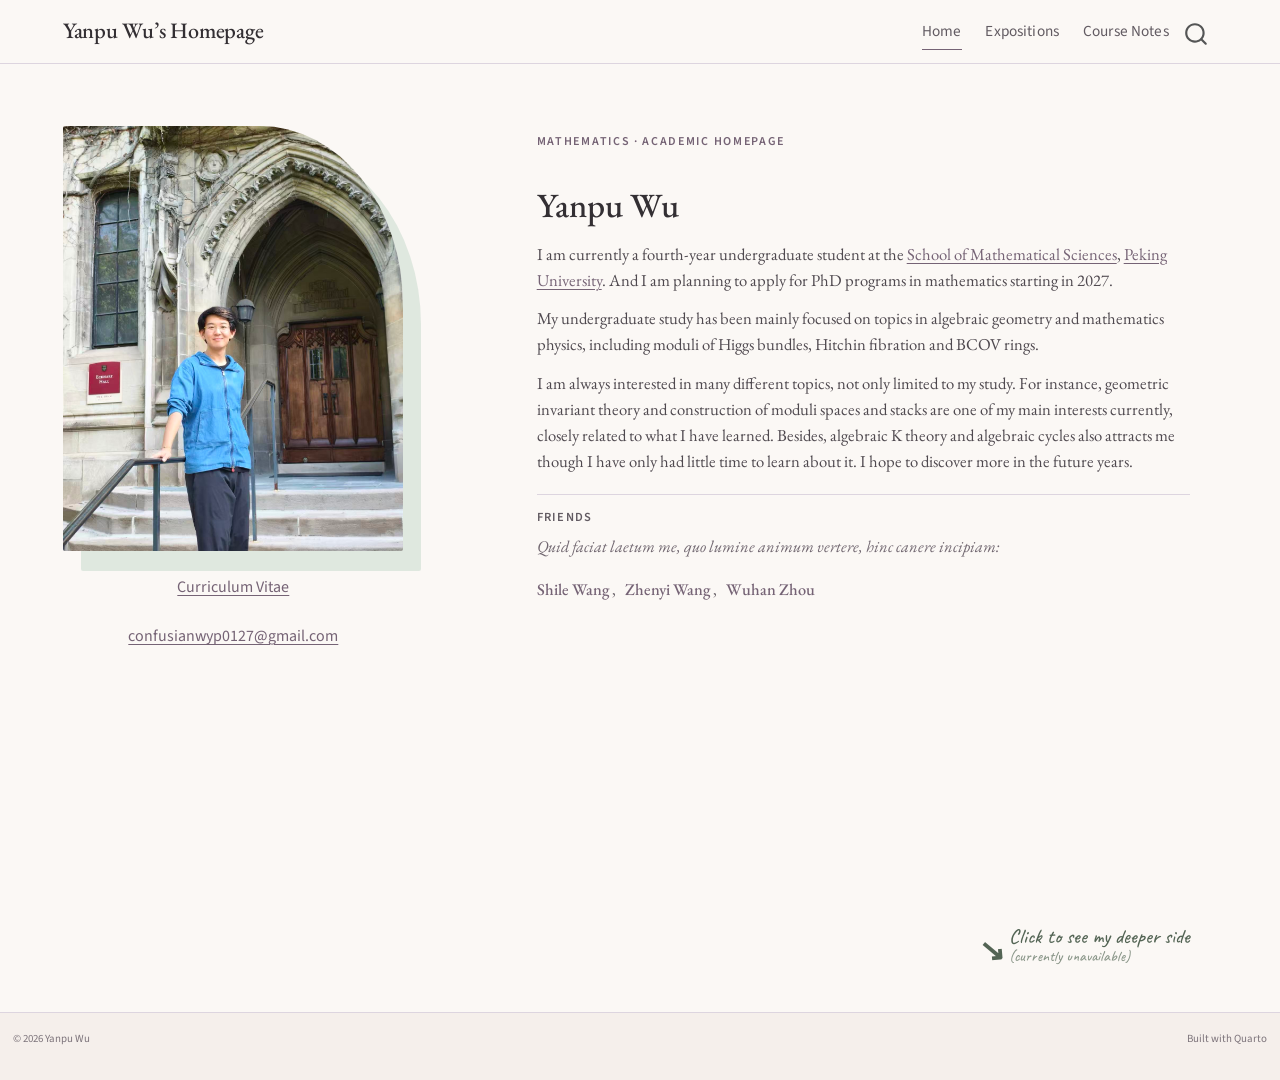
<file: index.html>
<!DOCTYPE html>
<html xmlns="http://www.w3.org/1999/xhtml" lang="en" xml:lang="en"><head>

<meta charset="utf-8">
<meta name="generator" content="quarto-1.10.18">

<meta name="viewport" content="width=device-width, initial-scale=1.0, user-scalable=yes">

<meta name="description" content="Academic homepage of Yanpu Wu">

<title>Yanpu Wu | Academic Homepage – Yanpu Wu's Homepage</title>
<style>
/* Default styles provided by pandoc.
** See https://pandoc.org/MANUAL.html#variables-for-html for config info.
*/
span.smallcaps{font-variant: small-caps;}
div.columns{display: flex; gap: 1.5em;}
div.column{flex: auto;}
@media screen {
div.columns{gap: min(4vw, 1.5em);}
div.column{overflow-x: auto;}
}
div.hanging-indent{margin-left: 1.5em; text-indent: -1.5em;}
ul.task-list{list-style: none;}
ul.task-list li input[type="checkbox"] {
  width: 0.8em;
  margin: 0 0.8em 0.2em -1em; /* quarto-specific, see https://github.com/quarto-dev/quarto-cli/issues/4556 */ 
  vertical-align: middle;
}
</style>


<script src="site_libs/quarto-nav/quarto-nav.js"></script>
<script src="site_libs/clipboard/clipboard.min.js"></script>
<script src="site_libs/quarto-search/autocomplete.umd.js"></script>
<script src="site_libs/quarto-search/fuse.min.js"></script>
<script src="site_libs/quarto-search/quarto-search.js"></script>
<meta name="quarto:offset" content="./">
<script src="site_libs/quarto-html/quarto.js" type="module"></script>
<script src="site_libs/quarto-html/tabsets/tabsets.js" type="module"></script>
<script src="site_libs/quarto-html/popper.min.js"></script>
<script src="site_libs/quarto-html/tippy.umd.min.js"></script>
<script src="site_libs/quarto-html/anchor.min.js"></script>
<link href="site_libs/quarto-html/tippy.css" rel="stylesheet">
<link href="site_libs/quarto-html/quarto-syntax-highlighting-64a204ab8560d761af7679ceaba22944.css" rel="stylesheet" id="quarto-text-highlighting-styles">
<script src="site_libs/bootstrap/bootstrap.min.js"></script>
<link href="site_libs/bootstrap/bootstrap-icons.css" rel="stylesheet">
<link href="site_libs/bootstrap/bootstrap-172ba59bd5e0b52282274ba0c0cc16fc.min.css" rel="stylesheet" append-hash="true" id="quarto-bootstrap" data-mode="light">
<script id="quarto-search-options" type="application/json">{
  "location": "navbar",
  "copy-button": false,
  "collapse-after": 3,
  "panel-placement": "end",
  "type": "overlay",
  "limit": 50,
  "keyboard-shortcut": [
    "f",
    "/",
    "s"
  ],
  "show-item-context": false,
  "language": {
    "search-no-results-text": "No results",
    "search-matching-documents-text": "matching documents",
    "search-copy-link-title": "Copy link to search",
    "search-hide-matches-text": "Hide additional matches",
    "search-more-match-text": "more match in this document",
    "search-more-matches-text": "more matches in this document",
    "search-clear-button-title": "Clear",
    "search-text-placeholder": "",
    "search-detached-cancel-button-title": "Cancel",
    "search-submit-button-title": "Submit",
    "search-label": "Search"
  }
}</script>
<style>html{ scroll-behavior: smooth; }</style>


<link rel="stylesheet" href="styles.css">
</head>

<body class="nav-fixed quarto-light">

<div id="quarto-search-results"></div>
  <header id="quarto-header" class="headroom fixed-top">
    <nav class="navbar navbar-expand-lg " data-bs-theme="dark">
      <div class="navbar-container container-fluid">
      <div class="navbar-brand-container mx-auto">
    <a class="navbar-brand" href="./index.html">
    <span class="navbar-title">Yanpu Wu’s Homepage</span>
    </a>
  </div>
            <div id="quarto-search" class="" title="Search"></div>
          <button class="navbar-toggler" type="button" data-bs-toggle="collapse" data-bs-target="#navbarCollapse" aria-controls="navbarCollapse" role="menu" aria-expanded="false" aria-label="Toggle navigation" onclick="if (window.quartoToggleHeadroom) { window.quartoToggleHeadroom(); }">
  <span class="navbar-toggler-icon"></span>
</button>
          <div class="collapse navbar-collapse" id="navbarCollapse">
            <ul class="navbar-nav navbar-nav-scroll ms-auto">
  <li class="nav-item">
    <a class="nav-link active" href="./index.html" aria-current="page"> 
<span class="menu-text">Home</span></a>
  </li>  
  <li class="nav-item">
    <a class="nav-link" href="./expositions.html"> 
<span class="menu-text">Expositions</span></a>
  </li>  
  <li class="nav-item">
    <a class="nav-link" href="./course-notes.html"> 
<span class="menu-text">Course Notes</span></a>
  </li>  
</ul>
          </div> <!-- /navcollapse -->
            <div class="quarto-navbar-tools">
</div>
      </div> <!-- /container-fluid -->
    </nav>
</header>
<!-- content -->
<div id="quarto-content" class="quarto-container page-columns page-rows-contents page-layout-full page-navbar">
<!-- sidebar -->
<!-- margin-sidebar -->
    
<!-- main -->
<main class="content column-page" id="quarto-document-content">

<header id="title-block-header" class="quarto-title-block default">
<div class="quarto-title">
<h1 class="title">Home</h1>
</div>

<div>
  <div class="description">
    Academic homepage of Yanpu Wu
  </div>
</div>


<div class="quarto-title-meta column-page">

    
  
    
  </div>
  


</header>


<!--
  Homepage editing notes:
  1. Change the displayed name at "# Yanpu Wu" below.
  2. Change the browser-tab title in "pagetitle" above.
  3. Change the navbar title "Yanpu Wu's Homepage" in _quarto.yml.
  4. The portrait path is images/portrait.jpg.
  5. The CV path is files/cv/Yanpu_Wu_CV.pdf.
  6. Friends & Links is left commented out until you are ready to add real links.
  7. The deep-side prompt is currently non-clickable; it can later be turned into a link.
-->
<div class="home-shell">
<div class="home-portrait-column">
<p><img class="home-portrait" src="images/portrait.jpg" alt="Portrait of Yanpu Wu"></p>
<div class="portrait-links">
<p><a href="files/cv/Yanpu_Wu_CV.pdf" target="_blank"> Curriculum Vitae </a></p>
<p><a href="mailto:confusianwyp0127@gmail.com"> confusianwyp0127@gmail.com </a></p>
</div>
</div>
<div class="home-intro">
<div class="eyebrow">
<p>MATHEMATICS · ACADEMIC HOMEPAGE</p>
</div>
<section id="yanpu-wu" class="level1">
<h1>Yanpu Wu</h1>
<div class="home-lead">
<p>I am currently a fourth-year undergraduate student at the <a href="https://math.pku.edu.cn/" target="_blank">School of Mathematical Sciences</a>, <a href="https://www.pku.edu.cn/" target="_blank">Peking University</a>. And I am planning to apply for PhD programs in mathematics starting in 2027.</p>
<p>My undergraduate study has been mainly focused on topics in algebraic geometry and mathematics physics, including moduli of Higgs bundles, Hitchin fibration and BCOV rings.</p>
<p>I am always interested in many different topics, not only limited to my study. For instance, geometric invariant theory and construction of moduli spaces and stacks are one of my main interests currently, closely related to what I have learned. Besides, algebraic K theory and algebraic cycles also attracts me though I have only had little time to learn about it. I hope to discover more in the future years.</p>
</div>
<div class="friends-block">
<div class="friends-title">
Friends
</div>
<div class="friends-intro">
<p><em>Quid faciat laetum me, quo lumine animum vertere, hinc canere incipiam:</em></p>
<p><a href="https://shilewang.github.io/" target="_blank">Shile Wang</a> , &nbsp; <a href="https://tempcontainer.github.io/" target="_blank">Zhenyi Wang</a> , &nbsp; <a href="https://leopoldwuhanzhou.github.io/" target="_blank">Wuhan Zhou</a></p>
</div>
</div>
</section>
</div>
<div class="deep-side-note" aria-label="Personal website currently unavailable">
<p><span class="deep-side-arrow">↘</span> <span class="deep-side-text"> Click to see my deeper side <span class="deep-side-sub">(currently unavailable)</span> </span></p>
</div>
</div>



</main> <!-- /main -->
<script id="quarto-html-after-body" type="application/javascript">
  window.document.addEventListener("DOMContentLoaded", function (event) {
    const icon = "";
    const anchorJS = new window.AnchorJS();
    anchorJS.options = {
      placement: 'right',
      icon: icon
    };
    anchorJS.add('.anchored');
    const isCodeAnnotation = (el) => {
      for (const clz of el.classList) {
        if (clz.startsWith('code-annotation-')) {                     
          return true;
        }
      }
      return false;
    }
    const onCopySuccess = function(e) {
      // button target
      const button = e.trigger;
      // don't keep focus
      button.blur();
      // flash "checked"
      button.classList.add('code-copy-button-checked');
      var currentTitle = button.getAttribute("title");
      button.setAttribute("title", "Copied!");
      let tooltip;
      if (window.bootstrap) {
        button.setAttribute("data-bs-toggle", "tooltip");
        button.setAttribute("data-bs-placement", "left");
        button.setAttribute("data-bs-title", "Copied!");
        tooltip = new bootstrap.Tooltip(button, 
          { trigger: "manual", 
            customClass: "code-copy-button-tooltip",
            offset: [0, -8]});
        tooltip.show();    
      }
      setTimeout(function() {
        if (tooltip) {
          tooltip.hide();
          button.removeAttribute("data-bs-title");
          button.removeAttribute("data-bs-toggle");
          button.removeAttribute("data-bs-placement");
        }
        button.setAttribute("title", currentTitle);
        button.classList.remove('code-copy-button-checked');
      }, 1000);
      // clear code selection
      e.clearSelection();
    }
    const getTextToCopy = function(trigger) {
      const outerScaffold = trigger.parentElement.cloneNode(true);
      const codeEl = outerScaffold.querySelector('code');
      for (const childEl of codeEl.children) {
        if (isCodeAnnotation(childEl)) {
          childEl.remove();
        }
      }
      return codeEl.innerText;
    }
    const clipboard = new window.ClipboardJS('.code-copy-button:not([data-in-quarto-modal])', {
      text: getTextToCopy
    });
    clipboard.on('success', onCopySuccess);
    if (window.document.getElementById('quarto-embedded-source-code-modal')) {
      const clipboardModal = new window.ClipboardJS('.code-copy-button[data-in-quarto-modal]', {
        text: getTextToCopy,
        container: window.document.getElementById('quarto-embedded-source-code-modal')
      });
      clipboardModal.on('success', onCopySuccess);
    }
      var localhostRegex = new RegExp(/^(?:http|https):\/\/localhost\:?[0-9]*\//);
      var mailtoRegex = new RegExp(/^mailto:/);
        var filterRegex = new RegExp("https:\/\/yanpuwu\.github\.io\/");
      var isInternal = (href) => {
          return filterRegex.test(href) || localhostRegex.test(href) || mailtoRegex.test(href);
      }
      // Inspect non-navigation links and adorn them if external
     var links = window.document.querySelectorAll('a[href]:not(.nav-link):not(.navbar-brand):not(.toc-action):not(.sidebar-link):not(.sidebar-item-toggle):not(.pagination-link):not(.no-external):not([aria-hidden]):not(.dropdown-item):not(.quarto-navigation-tool):not(.about-link)');
      for (var i=0; i<links.length; i++) {
        const link = links[i];
        if (!isInternal(link.href)) {
          // undo the damage that might have been done by quarto-nav.js in the case of
          // links that we want to consider external
          if (link.dataset.originalHref !== undefined) {
            link.href = link.dataset.originalHref;
          }
            // target, if specified
            link.setAttribute("target", "_blank");
            if (link.getAttribute("rel") === null) {
              link.setAttribute("rel", "noopener");
            }
        }
      }
    function tippyHover(el, contentFn, onTriggerFn, onUntriggerFn) {
      const config = {
        allowHTML: true,
        maxWidth: 500,
        delay: 100,
        arrow: false,
        appendTo: function(el) {
            return el.parentElement;
        },
        interactive: true,
        interactiveBorder: 10,
        theme: 'quarto',
        placement: 'bottom-start',
      };
      if (contentFn) {
        config.content = contentFn;
      }
      if (onTriggerFn) {
        config.onTrigger = onTriggerFn;
      }
      if (onUntriggerFn) {
        config.onUntrigger = onUntriggerFn;
      }
      window.tippy(el, config); 
    }
    const noterefs = window.document.querySelectorAll('a[role="doc-noteref"]');
    for (var i=0; i<noterefs.length; i++) {
      const ref = noterefs[i];
      tippyHover(ref, function() {
        // use id or data attribute instead here
        let href = ref.getAttribute('data-footnote-href') || ref.getAttribute('href');
        try { href = new URL(href).hash; } catch {}
        const id = href.replace(/^#\/?/, "");
        const note = window.document.getElementById(id);
        if (note) {
          return note.innerHTML;
        } else {
          return "";
        }
      });
    }
    const xrefs = window.document.querySelectorAll('a.quarto-xref');
    const processXRef = (id, note) => {
      // Strip column container classes
      const stripColumnClz = (el) => {
        el.classList.remove("page-full", "page-columns");
        if (el.children) {
          for (const child of el.children) {
            stripColumnClz(child);
          }
        }
      }
      stripColumnClz(note)
      if (id === null || id.startsWith('sec-')) {
        // Special case sections, only their first couple elements
        const container = document.createElement("div");
        if (note.children && note.children.length > 2) {
          container.appendChild(note.children[0].cloneNode(true));
          for (let i = 1; i < note.children.length; i++) {
            const child = note.children[i];
            if (child.tagName === "P" && child.innerText === "") {
              continue;
            } else {
              container.appendChild(child.cloneNode(true));
              break;
            }
          }
          if (window.Quarto?.typesetMath) {
            window.Quarto.typesetMath(container);
          }
          return container.innerHTML
        } else {
          if (window.Quarto?.typesetMath) {
            window.Quarto.typesetMath(note);
          }
          return note.innerHTML;
        }
      } else {
        // Remove any anchor links if they are present
        const anchorLink = note.querySelector('a.anchorjs-link');
        if (anchorLink) {
          anchorLink.remove();
        }
        if (window.Quarto?.typesetMath) {
          window.Quarto.typesetMath(note);
        }
        if (note.classList.contains("callout")) {
          return note.outerHTML;
        } else {
          return note.innerHTML;
        }
      }
    }
    for (var i=0; i<xrefs.length; i++) {
      const xref = xrefs[i];
      tippyHover(xref, undefined, function(instance) {
        instance.disable();
        let url = xref.getAttribute('href');
        let hash = undefined; 
        if (url.startsWith('#')) {
          hash = url;
        } else {
          try { hash = new URL(url).hash; } catch {}
        }
        if (hash) {
          const id = hash.replace(/^#\/?/, "");
          const note = window.document.getElementById(id);
          if (note !== null) {
            try {
              const html = processXRef(id, note.cloneNode(true));
              instance.setContent(html);
            } finally {
              instance.enable();
              instance.show();
            }
          } else {
            // See if we can fetch this
            fetch(url.split('#')[0])
            .then(res => res.text())
            .then(html => {
              const parser = new DOMParser();
              const htmlDoc = parser.parseFromString(html, "text/html");
              const note = htmlDoc.getElementById(id);
              if (note !== null) {
                const html = processXRef(id, note);
                instance.setContent(html);
              } 
            }).finally(() => {
              instance.enable();
              instance.show();
            });
          }
        } else {
          // See if we can fetch a full url (with no hash to target)
          // This is a special case and we should probably do some content thinning / targeting
          fetch(url)
          .then(res => res.text())
          .then(html => {
            const parser = new DOMParser();
            const htmlDoc = parser.parseFromString(html, "text/html");
            const note = htmlDoc.querySelector('main.content');
            if (note !== null) {
              // This should only happen for chapter cross references
              // (since there is no id in the URL)
              // remove the first header
              if (note.children.length > 0 && note.children[0].tagName === "HEADER") {
                note.children[0].remove();
              }
              const html = processXRef(null, note);
              instance.setContent(html);
            } 
          }).finally(() => {
            instance.enable();
            instance.show();
          });
        }
      }, function(instance) {
      });
    }
        let selectedAnnoteEl;
        const selectorForAnnotation = ( cell, annotation) => {
          let cellAttr = 'data-code-cell="' + cell + '"';
          let lineAttr = 'data-code-annotation="' +  annotation + '"';
          const selector = 'span[' + cellAttr + '][' + lineAttr + ']';
          return selector;
        }
        const selectCodeLines = (annoteEl) => {
          const doc = window.document;
          const targetCell = annoteEl.getAttribute("data-target-cell");
          const targetAnnotation = annoteEl.getAttribute("data-target-annotation");
          const annoteSpan = window.document.querySelector(selectorForAnnotation(targetCell, targetAnnotation));
          const lines = annoteSpan.getAttribute("data-code-lines").split(",");
          const lineIds = lines.map((line) => {
            return targetCell + "-" + line;
          })
          let top = null;
          let height = null;
          let parent = null;
          if (lineIds.length > 0) {
              //compute the position of the single el (top and bottom and make a div)
              const el = window.document.getElementById(lineIds[0]);
              top = el.offsetTop;
              height = el.offsetHeight;
              parent = el.parentElement.parentElement;
            if (lineIds.length > 1) {
              const lastEl = window.document.getElementById(lineIds[lineIds.length - 1]);
              const bottom = lastEl.offsetTop + lastEl.offsetHeight;
              height = bottom - top;
            }
            if (top !== null && height !== null && parent !== null) {
              // cook up a div (if necessary) and position it 
              let div = window.document.getElementById("code-annotation-line-highlight");
              if (div === null) {
                div = window.document.createElement("div");
                div.setAttribute("id", "code-annotation-line-highlight");
                div.style.position = 'absolute';
                parent.appendChild(div);
              }
              div.style.top = top - 2 + "px";
              div.style.height = height + 4 + "px";
              div.style.left = 0;
              let gutterDiv = window.document.getElementById("code-annotation-line-highlight-gutter");
              if (gutterDiv === null) {
                gutterDiv = window.document.createElement("div");
                gutterDiv.setAttribute("id", "code-annotation-line-highlight-gutter");
                gutterDiv.style.position = 'absolute';
                const codeCell = window.document.getElementById(targetCell);
                const gutter = codeCell.querySelector('.code-annotation-gutter');
                gutter.appendChild(gutterDiv);
              }
              gutterDiv.style.top = top - 2 + "px";
              gutterDiv.style.height = height + 4 + "px";
            }
            selectedAnnoteEl = annoteEl;
          }
        };
        const unselectCodeLines = () => {
          const elementsIds = ["code-annotation-line-highlight", "code-annotation-line-highlight-gutter"];
          elementsIds.forEach((elId) => {
            const div = window.document.getElementById(elId);
            if (div) {
              div.remove();
            }
          });
          selectedAnnoteEl = undefined;
        };
          // Handle positioning of the toggle
      window.addEventListener(
        "resize",
        throttle(() => {
          elRect = undefined;
          if (selectedAnnoteEl) {
            selectCodeLines(selectedAnnoteEl);
          }
        }, 10)
      );
      function throttle(fn, ms) {
      let throttle = false;
      let timer;
        return (...args) => {
          if(!throttle) { // first call gets through
              fn.apply(this, args);
              throttle = true;
          } else { // all the others get throttled
              if(timer) clearTimeout(timer); // cancel #2
              timer = setTimeout(() => {
                fn.apply(this, args);
                timer = throttle = false;
              }, ms);
          }
        };
      }
        // Attach click handler to the DT
        const annoteDls = window.document.querySelectorAll('dt[data-target-cell]');
        for (const annoteDlNode of annoteDls) {
          annoteDlNode.addEventListener('click', (event) => {
            const clickedEl = event.target;
            if (clickedEl !== selectedAnnoteEl) {
              unselectCodeLines();
              const activeEl = window.document.querySelector('dt[data-target-cell].code-annotation-active');
              if (activeEl) {
                activeEl.classList.remove('code-annotation-active');
              }
              selectCodeLines(clickedEl);
              clickedEl.classList.add('code-annotation-active');
            } else {
              // Unselect the line
              unselectCodeLines();
              clickedEl.classList.remove('code-annotation-active');
            }
          });
        }
    const findCites = (el) => {
      const parentEl = el.parentElement;
      if (parentEl) {
        const cites = parentEl.dataset.cites;
        if (cites) {
          return {
            el,
            cites: cites.split(' ')
          };
        } else {
          return findCites(el.parentElement)
        }
      } else {
        return undefined;
      }
    };
    var bibliorefs = window.document.querySelectorAll('a[role="doc-biblioref"]');
    for (var i=0; i<bibliorefs.length; i++) {
      const ref = bibliorefs[i];
      const citeInfo = findCites(ref);
      if (citeInfo) {
        tippyHover(citeInfo.el, function() {
          var popup = window.document.createElement('div');
          citeInfo.cites.forEach(function(cite) {
            var citeDiv = window.document.createElement('div');
            citeDiv.classList.add('hanging-indent');
            citeDiv.classList.add('csl-entry');
            var biblioDiv = window.document.getElementById('ref-' + cite);
            if (biblioDiv) {
              citeDiv.innerHTML = biblioDiv.innerHTML;
            }
            popup.appendChild(citeDiv);
          });
          return popup.innerHTML;
        });
      }
    }
  });
  </script>
</div> <!-- /content -->
<footer class="footer">
  <div class="nav-footer">
    <div class="nav-footer-left">
<p>© 2026 Yanpu Wu</p>
</div>   
    <div class="nav-footer-center">
      &nbsp;
    </div>
    <div class="nav-footer-right">
<p>Built with Quarto</p>
</div>
  </div>
</footer>




<script src="site_libs/quarto-html/zenscroll-min.js"></script>
</body></html>
</file>
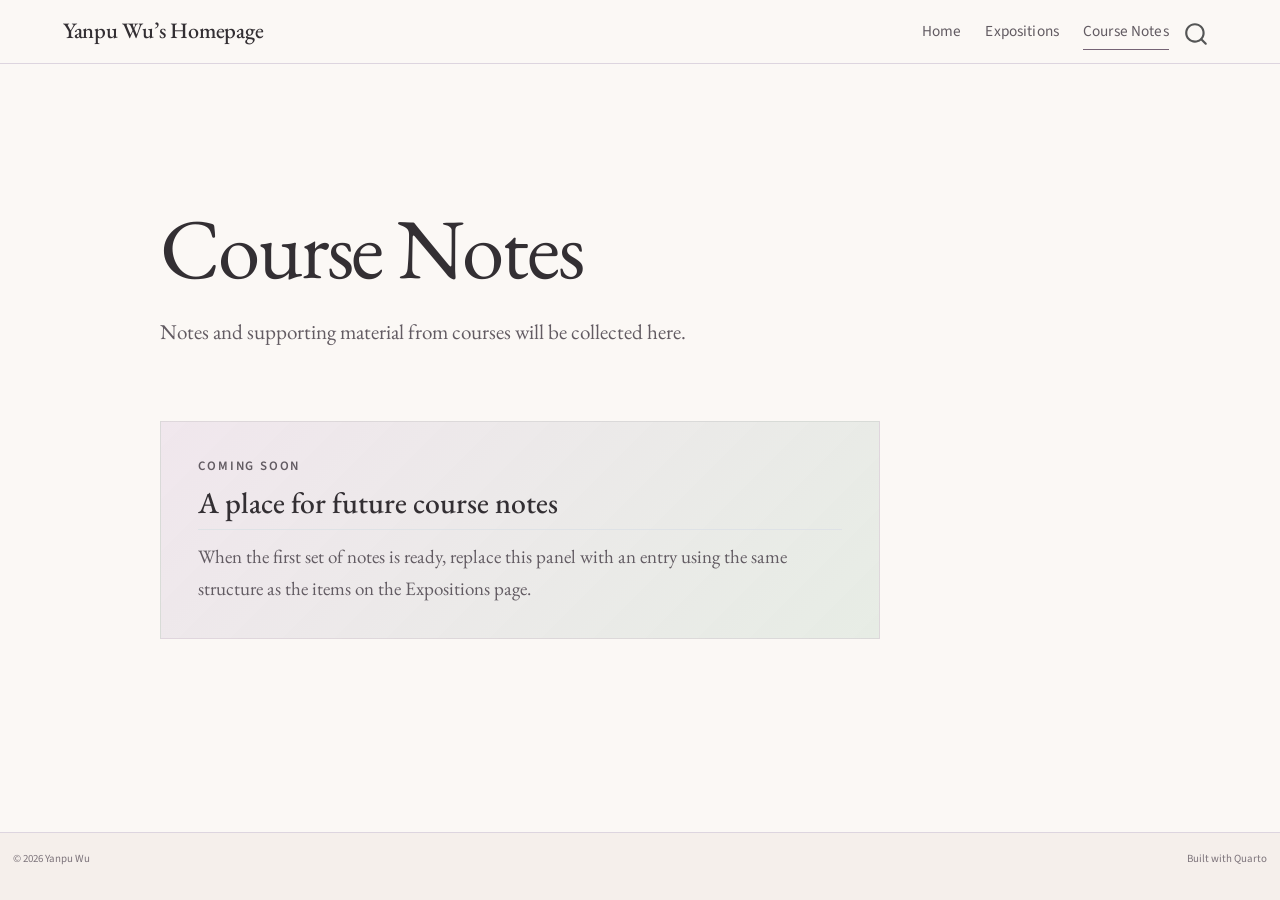
<file: course-notes.html>
<!DOCTYPE html>
<html xmlns="http://www.w3.org/1999/xhtml" lang="en" xml:lang="en"><head>

<meta charset="utf-8">
<meta name="generator" content="quarto-1.10.18">

<meta name="viewport" content="width=device-width, initial-scale=1.0, user-scalable=yes">

<meta name="description" content="Course notes by Yanpu Wu">

<title>Course Notes | Yanpu Wu – Yanpu Wu's Homepage</title>
<style>
/* Default styles provided by pandoc.
** See https://pandoc.org/MANUAL.html#variables-for-html for config info.
*/
span.smallcaps{font-variant: small-caps;}
div.columns{display: flex; gap: 1.5em;}
div.column{flex: auto;}
@media screen {
div.columns{gap: min(4vw, 1.5em);}
div.column{overflow-x: auto;}
}
div.hanging-indent{margin-left: 1.5em; text-indent: -1.5em;}
ul.task-list{list-style: none;}
ul.task-list li input[type="checkbox"] {
  width: 0.8em;
  margin: 0 0.8em 0.2em -1em; /* quarto-specific, see https://github.com/quarto-dev/quarto-cli/issues/4556 */ 
  vertical-align: middle;
}
</style>


<script src="site_libs/quarto-nav/quarto-nav.js"></script>
<script src="site_libs/clipboard/clipboard.min.js"></script>
<script src="site_libs/quarto-search/autocomplete.umd.js"></script>
<script src="site_libs/quarto-search/fuse.min.js"></script>
<script src="site_libs/quarto-search/quarto-search.js"></script>
<meta name="quarto:offset" content="./">
<script src="site_libs/quarto-html/quarto.js" type="module"></script>
<script src="site_libs/quarto-html/tabsets/tabsets.js" type="module"></script>
<script src="site_libs/quarto-html/popper.min.js"></script>
<script src="site_libs/quarto-html/tippy.umd.min.js"></script>
<script src="site_libs/quarto-html/anchor.min.js"></script>
<link href="site_libs/quarto-html/tippy.css" rel="stylesheet">
<link href="site_libs/quarto-html/quarto-syntax-highlighting-64a204ab8560d761af7679ceaba22944.css" rel="stylesheet" id="quarto-text-highlighting-styles">
<script src="site_libs/bootstrap/bootstrap.min.js"></script>
<link href="site_libs/bootstrap/bootstrap-icons.css" rel="stylesheet">
<link href="site_libs/bootstrap/bootstrap-172ba59bd5e0b52282274ba0c0cc16fc.min.css" rel="stylesheet" append-hash="true" id="quarto-bootstrap" data-mode="light">
<script id="quarto-search-options" type="application/json">{
  "location": "navbar",
  "copy-button": false,
  "collapse-after": 3,
  "panel-placement": "end",
  "type": "overlay",
  "limit": 50,
  "keyboard-shortcut": [
    "f",
    "/",
    "s"
  ],
  "show-item-context": false,
  "language": {
    "search-no-results-text": "No results",
    "search-matching-documents-text": "matching documents",
    "search-copy-link-title": "Copy link to search",
    "search-hide-matches-text": "Hide additional matches",
    "search-more-match-text": "more match in this document",
    "search-more-matches-text": "more matches in this document",
    "search-clear-button-title": "Clear",
    "search-text-placeholder": "",
    "search-detached-cancel-button-title": "Cancel",
    "search-submit-button-title": "Submit",
    "search-label": "Search"
  }
}</script>
<style>html{ scroll-behavior: smooth; }</style>


<link rel="stylesheet" href="styles.css">
</head>

<body class="nav-fixed quarto-light">

<div id="quarto-search-results"></div>
  <header id="quarto-header" class="headroom fixed-top">
    <nav class="navbar navbar-expand-lg " data-bs-theme="dark">
      <div class="navbar-container container-fluid">
      <div class="navbar-brand-container mx-auto">
    <a class="navbar-brand" href="./index.html">
    <span class="navbar-title">Yanpu Wu’s Homepage</span>
    </a>
  </div>
            <div id="quarto-search" class="" title="Search"></div>
          <button class="navbar-toggler" type="button" data-bs-toggle="collapse" data-bs-target="#navbarCollapse" aria-controls="navbarCollapse" role="menu" aria-expanded="false" aria-label="Toggle navigation" onclick="if (window.quartoToggleHeadroom) { window.quartoToggleHeadroom(); }">
  <span class="navbar-toggler-icon"></span>
</button>
          <div class="collapse navbar-collapse" id="navbarCollapse">
            <ul class="navbar-nav navbar-nav-scroll ms-auto">
  <li class="nav-item">
    <a class="nav-link" href="./index.html"> 
<span class="menu-text">Home</span></a>
  </li>  
  <li class="nav-item">
    <a class="nav-link" href="./expositions.html"> 
<span class="menu-text">Expositions</span></a>
  </li>  
  <li class="nav-item">
    <a class="nav-link active" href="./course-notes.html" aria-current="page"> 
<span class="menu-text">Course Notes</span></a>
  </li>  
</ul>
          </div> <!-- /navcollapse -->
            <div class="quarto-navbar-tools">
</div>
      </div> <!-- /container-fluid -->
    </nav>
</header>
<!-- content -->
<div id="quarto-content" class="quarto-container page-columns page-rows-contents page-layout-full page-navbar">
<!-- sidebar -->
<!-- margin-sidebar -->
    
<!-- main -->
<main class="content column-page" id="quarto-document-content">

<header id="title-block-header" class="quarto-title-block default">
<div class="quarto-title">
<h1 class="title">Course Notes</h1>
</div>

<div>
  <div class="description">
    Course notes by Yanpu Wu
  </div>
</div>


<div class="quarto-title-meta column-page">

    
  
    
  </div>
  


</header>


<div class="page-shell">
<section id="course-notes" class="level1 page-heading">
<h1>Course Notes</h1>
<p>Notes and supporting material from courses will be collected here.</p>
</section>
<div class="notice-panel">
<div class="notice-mark">
<p>Coming soon</p>
</div>
<section id="a-place-for-future-course-notes" class="level2">
<h2 class="anchored" data-anchor-id="a-place-for-future-course-notes">A place for future course notes</h2>
<p>When the first set of notes is ready, replace this panel with an entry using the same structure as the items on the Expositions page.</p>
</section>
</div>
</div>



</main> <!-- /main -->
<script id="quarto-html-after-body" type="application/javascript">
  window.document.addEventListener("DOMContentLoaded", function (event) {
    const icon = "";
    const anchorJS = new window.AnchorJS();
    anchorJS.options = {
      placement: 'right',
      icon: icon
    };
    anchorJS.add('.anchored');
    const isCodeAnnotation = (el) => {
      for (const clz of el.classList) {
        if (clz.startsWith('code-annotation-')) {                     
          return true;
        }
      }
      return false;
    }
    const onCopySuccess = function(e) {
      // button target
      const button = e.trigger;
      // don't keep focus
      button.blur();
      // flash "checked"
      button.classList.add('code-copy-button-checked');
      var currentTitle = button.getAttribute("title");
      button.setAttribute("title", "Copied!");
      let tooltip;
      if (window.bootstrap) {
        button.setAttribute("data-bs-toggle", "tooltip");
        button.setAttribute("data-bs-placement", "left");
        button.setAttribute("data-bs-title", "Copied!");
        tooltip = new bootstrap.Tooltip(button, 
          { trigger: "manual", 
            customClass: "code-copy-button-tooltip",
            offset: [0, -8]});
        tooltip.show();    
      }
      setTimeout(function() {
        if (tooltip) {
          tooltip.hide();
          button.removeAttribute("data-bs-title");
          button.removeAttribute("data-bs-toggle");
          button.removeAttribute("data-bs-placement");
        }
        button.setAttribute("title", currentTitle);
        button.classList.remove('code-copy-button-checked');
      }, 1000);
      // clear code selection
      e.clearSelection();
    }
    const getTextToCopy = function(trigger) {
      const outerScaffold = trigger.parentElement.cloneNode(true);
      const codeEl = outerScaffold.querySelector('code');
      for (const childEl of codeEl.children) {
        if (isCodeAnnotation(childEl)) {
          childEl.remove();
        }
      }
      return codeEl.innerText;
    }
    const clipboard = new window.ClipboardJS('.code-copy-button:not([data-in-quarto-modal])', {
      text: getTextToCopy
    });
    clipboard.on('success', onCopySuccess);
    if (window.document.getElementById('quarto-embedded-source-code-modal')) {
      const clipboardModal = new window.ClipboardJS('.code-copy-button[data-in-quarto-modal]', {
        text: getTextToCopy,
        container: window.document.getElementById('quarto-embedded-source-code-modal')
      });
      clipboardModal.on('success', onCopySuccess);
    }
      var localhostRegex = new RegExp(/^(?:http|https):\/\/localhost\:?[0-9]*\//);
      var mailtoRegex = new RegExp(/^mailto:/);
        var filterRegex = new RegExp("https:\/\/yanpuwu\.github\.io\/");
      var isInternal = (href) => {
          return filterRegex.test(href) || localhostRegex.test(href) || mailtoRegex.test(href);
      }
      // Inspect non-navigation links and adorn them if external
     var links = window.document.querySelectorAll('a[href]:not(.nav-link):not(.navbar-brand):not(.toc-action):not(.sidebar-link):not(.sidebar-item-toggle):not(.pagination-link):not(.no-external):not([aria-hidden]):not(.dropdown-item):not(.quarto-navigation-tool):not(.about-link)');
      for (var i=0; i<links.length; i++) {
        const link = links[i];
        if (!isInternal(link.href)) {
          // undo the damage that might have been done by quarto-nav.js in the case of
          // links that we want to consider external
          if (link.dataset.originalHref !== undefined) {
            link.href = link.dataset.originalHref;
          }
            // target, if specified
            link.setAttribute("target", "_blank");
            if (link.getAttribute("rel") === null) {
              link.setAttribute("rel", "noopener");
            }
        }
      }
    function tippyHover(el, contentFn, onTriggerFn, onUntriggerFn) {
      const config = {
        allowHTML: true,
        maxWidth: 500,
        delay: 100,
        arrow: false,
        appendTo: function(el) {
            return el.parentElement;
        },
        interactive: true,
        interactiveBorder: 10,
        theme: 'quarto',
        placement: 'bottom-start',
      };
      if (contentFn) {
        config.content = contentFn;
      }
      if (onTriggerFn) {
        config.onTrigger = onTriggerFn;
      }
      if (onUntriggerFn) {
        config.onUntrigger = onUntriggerFn;
      }
      window.tippy(el, config); 
    }
    const noterefs = window.document.querySelectorAll('a[role="doc-noteref"]');
    for (var i=0; i<noterefs.length; i++) {
      const ref = noterefs[i];
      tippyHover(ref, function() {
        // use id or data attribute instead here
        let href = ref.getAttribute('data-footnote-href') || ref.getAttribute('href');
        try { href = new URL(href).hash; } catch {}
        const id = href.replace(/^#\/?/, "");
        const note = window.document.getElementById(id);
        if (note) {
          return note.innerHTML;
        } else {
          return "";
        }
      });
    }
    const xrefs = window.document.querySelectorAll('a.quarto-xref');
    const processXRef = (id, note) => {
      // Strip column container classes
      const stripColumnClz = (el) => {
        el.classList.remove("page-full", "page-columns");
        if (el.children) {
          for (const child of el.children) {
            stripColumnClz(child);
          }
        }
      }
      stripColumnClz(note)
      if (id === null || id.startsWith('sec-')) {
        // Special case sections, only their first couple elements
        const container = document.createElement("div");
        if (note.children && note.children.length > 2) {
          container.appendChild(note.children[0].cloneNode(true));
          for (let i = 1; i < note.children.length; i++) {
            const child = note.children[i];
            if (child.tagName === "P" && child.innerText === "") {
              continue;
            } else {
              container.appendChild(child.cloneNode(true));
              break;
            }
          }
          if (window.Quarto?.typesetMath) {
            window.Quarto.typesetMath(container);
          }
          return container.innerHTML
        } else {
          if (window.Quarto?.typesetMath) {
            window.Quarto.typesetMath(note);
          }
          return note.innerHTML;
        }
      } else {
        // Remove any anchor links if they are present
        const anchorLink = note.querySelector('a.anchorjs-link');
        if (anchorLink) {
          anchorLink.remove();
        }
        if (window.Quarto?.typesetMath) {
          window.Quarto.typesetMath(note);
        }
        if (note.classList.contains("callout")) {
          return note.outerHTML;
        } else {
          return note.innerHTML;
        }
      }
    }
    for (var i=0; i<xrefs.length; i++) {
      const xref = xrefs[i];
      tippyHover(xref, undefined, function(instance) {
        instance.disable();
        let url = xref.getAttribute('href');
        let hash = undefined; 
        if (url.startsWith('#')) {
          hash = url;
        } else {
          try { hash = new URL(url).hash; } catch {}
        }
        if (hash) {
          const id = hash.replace(/^#\/?/, "");
          const note = window.document.getElementById(id);
          if (note !== null) {
            try {
              const html = processXRef(id, note.cloneNode(true));
              instance.setContent(html);
            } finally {
              instance.enable();
              instance.show();
            }
          } else {
            // See if we can fetch this
            fetch(url.split('#')[0])
            .then(res => res.text())
            .then(html => {
              const parser = new DOMParser();
              const htmlDoc = parser.parseFromString(html, "text/html");
              const note = htmlDoc.getElementById(id);
              if (note !== null) {
                const html = processXRef(id, note);
                instance.setContent(html);
              } 
            }).finally(() => {
              instance.enable();
              instance.show();
            });
          }
        } else {
          // See if we can fetch a full url (with no hash to target)
          // This is a special case and we should probably do some content thinning / targeting
          fetch(url)
          .then(res => res.text())
          .then(html => {
            const parser = new DOMParser();
            const htmlDoc = parser.parseFromString(html, "text/html");
            const note = htmlDoc.querySelector('main.content');
            if (note !== null) {
              // This should only happen for chapter cross references
              // (since there is no id in the URL)
              // remove the first header
              if (note.children.length > 0 && note.children[0].tagName === "HEADER") {
                note.children[0].remove();
              }
              const html = processXRef(null, note);
              instance.setContent(html);
            } 
          }).finally(() => {
            instance.enable();
            instance.show();
          });
        }
      }, function(instance) {
      });
    }
        let selectedAnnoteEl;
        const selectorForAnnotation = ( cell, annotation) => {
          let cellAttr = 'data-code-cell="' + cell + '"';
          let lineAttr = 'data-code-annotation="' +  annotation + '"';
          const selector = 'span[' + cellAttr + '][' + lineAttr + ']';
          return selector;
        }
        const selectCodeLines = (annoteEl) => {
          const doc = window.document;
          const targetCell = annoteEl.getAttribute("data-target-cell");
          const targetAnnotation = annoteEl.getAttribute("data-target-annotation");
          const annoteSpan = window.document.querySelector(selectorForAnnotation(targetCell, targetAnnotation));
          const lines = annoteSpan.getAttribute("data-code-lines").split(",");
          const lineIds = lines.map((line) => {
            return targetCell + "-" + line;
          })
          let top = null;
          let height = null;
          let parent = null;
          if (lineIds.length > 0) {
              //compute the position of the single el (top and bottom and make a div)
              const el = window.document.getElementById(lineIds[0]);
              top = el.offsetTop;
              height = el.offsetHeight;
              parent = el.parentElement.parentElement;
            if (lineIds.length > 1) {
              const lastEl = window.document.getElementById(lineIds[lineIds.length - 1]);
              const bottom = lastEl.offsetTop + lastEl.offsetHeight;
              height = bottom - top;
            }
            if (top !== null && height !== null && parent !== null) {
              // cook up a div (if necessary) and position it 
              let div = window.document.getElementById("code-annotation-line-highlight");
              if (div === null) {
                div = window.document.createElement("div");
                div.setAttribute("id", "code-annotation-line-highlight");
                div.style.position = 'absolute';
                parent.appendChild(div);
              }
              div.style.top = top - 2 + "px";
              div.style.height = height + 4 + "px";
              div.style.left = 0;
              let gutterDiv = window.document.getElementById("code-annotation-line-highlight-gutter");
              if (gutterDiv === null) {
                gutterDiv = window.document.createElement("div");
                gutterDiv.setAttribute("id", "code-annotation-line-highlight-gutter");
                gutterDiv.style.position = 'absolute';
                const codeCell = window.document.getElementById(targetCell);
                const gutter = codeCell.querySelector('.code-annotation-gutter');
                gutter.appendChild(gutterDiv);
              }
              gutterDiv.style.top = top - 2 + "px";
              gutterDiv.style.height = height + 4 + "px";
            }
            selectedAnnoteEl = annoteEl;
          }
        };
        const unselectCodeLines = () => {
          const elementsIds = ["code-annotation-line-highlight", "code-annotation-line-highlight-gutter"];
          elementsIds.forEach((elId) => {
            const div = window.document.getElementById(elId);
            if (div) {
              div.remove();
            }
          });
          selectedAnnoteEl = undefined;
        };
          // Handle positioning of the toggle
      window.addEventListener(
        "resize",
        throttle(() => {
          elRect = undefined;
          if (selectedAnnoteEl) {
            selectCodeLines(selectedAnnoteEl);
          }
        }, 10)
      );
      function throttle(fn, ms) {
      let throttle = false;
      let timer;
        return (...args) => {
          if(!throttle) { // first call gets through
              fn.apply(this, args);
              throttle = true;
          } else { // all the others get throttled
              if(timer) clearTimeout(timer); // cancel #2
              timer = setTimeout(() => {
                fn.apply(this, args);
                timer = throttle = false;
              }, ms);
          }
        };
      }
        // Attach click handler to the DT
        const annoteDls = window.document.querySelectorAll('dt[data-target-cell]');
        for (const annoteDlNode of annoteDls) {
          annoteDlNode.addEventListener('click', (event) => {
            const clickedEl = event.target;
            if (clickedEl !== selectedAnnoteEl) {
              unselectCodeLines();
              const activeEl = window.document.querySelector('dt[data-target-cell].code-annotation-active');
              if (activeEl) {
                activeEl.classList.remove('code-annotation-active');
              }
              selectCodeLines(clickedEl);
              clickedEl.classList.add('code-annotation-active');
            } else {
              // Unselect the line
              unselectCodeLines();
              clickedEl.classList.remove('code-annotation-active');
            }
          });
        }
    const findCites = (el) => {
      const parentEl = el.parentElement;
      if (parentEl) {
        const cites = parentEl.dataset.cites;
        if (cites) {
          return {
            el,
            cites: cites.split(' ')
          };
        } else {
          return findCites(el.parentElement)
        }
      } else {
        return undefined;
      }
    };
    var bibliorefs = window.document.querySelectorAll('a[role="doc-biblioref"]');
    for (var i=0; i<bibliorefs.length; i++) {
      const ref = bibliorefs[i];
      const citeInfo = findCites(ref);
      if (citeInfo) {
        tippyHover(citeInfo.el, function() {
          var popup = window.document.createElement('div');
          citeInfo.cites.forEach(function(cite) {
            var citeDiv = window.document.createElement('div');
            citeDiv.classList.add('hanging-indent');
            citeDiv.classList.add('csl-entry');
            var biblioDiv = window.document.getElementById('ref-' + cite);
            if (biblioDiv) {
              citeDiv.innerHTML = biblioDiv.innerHTML;
            }
            popup.appendChild(citeDiv);
          });
          return popup.innerHTML;
        });
      }
    }
  });
  </script>
</div> <!-- /content -->
<footer class="footer">
  <div class="nav-footer">
    <div class="nav-footer-left">
<p>© 2026 Yanpu Wu</p>
</div>   
    <div class="nav-footer-center">
      &nbsp;
    </div>
    <div class="nav-footer-right">
<p>Built with Quarto</p>
</div>
  </div>
</footer>




<script src="site_libs/quarto-html/zenscroll-min.js"></script>
</body></html>
</file>
<file: site_libs/quarto-html/tippy.css>
.tippy-box[data-animation=fade][data-state=hidden]{opacity:0}[data-tippy-root]{max-width:calc(100vw - 10px)}.tippy-box{position:relative;background-color:#333;color:#fff;border-radius:4px;font-size:14px;line-height:1.4;white-space:normal;outline:0;transition-property:transform,visibility,opacity}.tippy-box[data-placement^=top]>.tippy-arrow{bottom:0}.tippy-box[data-placement^=top]>.tippy-arrow:before{bottom:-7px;left:0;border-width:8px 8px 0;border-top-color:initial;transform-origin:center top}.tippy-box[data-placement^=bottom]>.tippy-arrow{top:0}.tippy-box[data-placement^=bottom]>.tippy-arrow:before{top:-7px;left:0;border-width:0 8px 8px;border-bottom-color:initial;transform-origin:center bottom}.tippy-box[data-placement^=left]>.tippy-arrow{right:0}.tippy-box[data-placement^=left]>.tippy-arrow:before{border-width:8px 0 8px 8px;border-left-color:initial;right:-7px;transform-origin:center left}.tippy-box[data-placement^=right]>.tippy-arrow{left:0}.tippy-box[data-placement^=right]>.tippy-arrow:before{left:-7px;border-width:8px 8px 8px 0;border-right-color:initial;transform-origin:center right}.tippy-box[data-inertia][data-state=visible]{transition-timing-function:cubic-bezier(.54,1.5,.38,1.11)}.tippy-arrow{width:16px;height:16px;color:#333}.tippy-arrow:before{content:"";position:absolute;border-color:transparent;border-style:solid}.tippy-content{position:relative;padding:5px 9px;z-index:1}
</file>
<file: site_libs/quarto-html/quarto-syntax-highlighting-64a204ab8560d761af7679ceaba22944.css>
/* quarto syntax highlight colors */
:root {
  --quarto-hl-ot-color: #003B4F;
  --quarto-hl-at-color: #657422;
  --quarto-hl-ss-color: #20794D;
  --quarto-hl-an-color: #5E5E5E;
  --quarto-hl-fu-color: #4758AB;
  --quarto-hl-st-color: #20794D;
  --quarto-hl-cf-color: #003B4F;
  --quarto-hl-op-color: #5E5E5E;
  --quarto-hl-er-color: #AD0000;
  --quarto-hl-bn-color: #AD0000;
  --quarto-hl-al-color: #AD0000;
  --quarto-hl-va-color: #111111;
  --quarto-hl-bu-color: inherit;
  --quarto-hl-ex-color: inherit;
  --quarto-hl-pp-color: #AD0000;
  --quarto-hl-in-color: #5E5E5E;
  --quarto-hl-vs-color: #20794D;
  --quarto-hl-wa-color: #5E5E5E;
  --quarto-hl-do-color: #5E5E5E;
  --quarto-hl-im-color: #00769E;
  --quarto-hl-ch-color: #20794D;
  --quarto-hl-dt-color: #AD0000;
  --quarto-hl-fl-color: #AD0000;
  --quarto-hl-co-color: #5E5E5E;
  --quarto-hl-cv-color: #5E5E5E;
  --quarto-hl-cn-color: #8f5902;
  --quarto-hl-sc-color: #5E5E5E;
  --quarto-hl-dv-color: #AD0000;
  --quarto-hl-kw-color: #003B4F;
}

/* other quarto variables */
:root {
  --quarto-font-monospace: SFMono-Regular, Menlo, Monaco, Consolas, "Liberation Mono", "Courier New", monospace;
}

/* syntax highlight based on Pandoc's rules */
pre > code.sourceCode > span {
  color: #003B4F;
}

code.sourceCode > span {
  color: #003B4F;
}

div.sourceCode,
div.sourceCode pre.sourceCode {
  color: #003B4F;
}

/* Normal */
code span {
  color: #003B4F;
}

/* Alert */
code span.al {
  color: #AD0000;
  font-style: inherit;
}

/* Annotation */
code span.an {
  color: #5E5E5E;
  font-style: inherit;
}

/* Attribute */
code span.at {
  color: #657422;
  font-style: inherit;
}

/* BaseN */
code span.bn {
  color: #AD0000;
  font-style: inherit;
}

/* BuiltIn */
code span.bu {
  font-style: inherit;
}

/* ControlFlow */
code span.cf {
  color: #003B4F;
  font-weight: bold;
  font-style: inherit;
}

/* Char */
code span.ch {
  color: #20794D;
  font-style: inherit;
}

/* Constant */
code span.cn {
  color: #8f5902;
  font-style: inherit;
}

/* Comment */
code span.co {
  color: #5E5E5E;
  font-style: inherit;
}

/* CommentVar */
code span.cv {
  color: #5E5E5E;
  font-style: italic;
}

/* Documentation */
code span.do {
  color: #5E5E5E;
  font-style: italic;
}

/* DataType */
code span.dt {
  color: #AD0000;
  font-style: inherit;
}

/* DecVal */
code span.dv {
  color: #AD0000;
  font-style: inherit;
}

/* Error */
code span.er {
  color: #AD0000;
  font-style: inherit;
}

/* Extension */
code span.ex {
  font-style: inherit;
}

/* Float */
code span.fl {
  color: #AD0000;
  font-style: inherit;
}

/* Function */
code span.fu {
  color: #4758AB;
  font-style: inherit;
}

/* Import */
code span.im {
  color: #00769E;
  font-style: inherit;
}

/* Information */
code span.in {
  color: #5E5E5E;
  font-style: inherit;
}

/* Keyword */
code span.kw {
  color: #003B4F;
  font-weight: bold;
  font-style: inherit;
}

/* Operator */
code span.op {
  color: #5E5E5E;
  font-style: inherit;
}

/* Other */
code span.ot {
  color: #003B4F;
  font-style: inherit;
}

/* Preprocessor */
code span.pp {
  color: #AD0000;
  font-style: inherit;
}

/* SpecialChar */
code span.sc {
  color: #5E5E5E;
  font-style: inherit;
}

/* SpecialString */
code span.ss {
  color: #20794D;
  font-style: inherit;
}

/* String */
code span.st {
  color: #20794D;
  font-style: inherit;
}

/* Variable */
code span.va {
  color: #111111;
  font-style: inherit;
}

/* VerbatimString */
code span.vs {
  color: #20794D;
  font-style: inherit;
}

/* Warning */
code span.wa {
  color: #5E5E5E;
  font-style: italic;
}

.prevent-inlining {
  content: "</";
}

/*# sourceMappingURL=9d8d5bb603a83b8298b89080a598c93b.css.map */
</file>
<file: styles.css>
@import url("https://fonts.googleapis.com/css2?family=Caveat:wght@500;600&family=EB+Garamond:wght@400;500&family=Source+Sans+3:wght@400;500;600&display=swap");


/* =========================================================
   COLOUR AND TYPE SYSTEM
   ========================================================= */

:root {
  --paper: #fbf8f5;
  --paper-deep: #f5efeb;

  --ink: #332f33;
  --ink-soft: #625b62;

  --plum: #756375;
  --plum-pale: #eadde8;

  --lavender-grey: #b8adb9;
  --lavender-line: #ddd5df;

  --sage-pale: #dfe8df;
  --sage-ink: #536454;

  --white-soft: rgba(255, 255, 255, 0.62);

  --serif: "EB Garamond", Garamond, Georgia, serif;
  --sans: "Source Sans 3", "Segoe UI", Arial, sans-serif;
  --handwriting: "Caveat", cursive;
}


html {
  scroll-behavior: smooth;
}


body {
  color: var(--ink);
  background: var(--paper);

  font-family: var(--serif);
  font-size: 19px;
  font-weight: 400;
  line-height: 1.66;

  -webkit-font-smoothing: antialiased;
}


p {
  margin-bottom: 1rem;
}


h1,
h2,
h3,
h4,
h5,
h6 {
  color: var(--ink);

  font-family: var(--serif);
  font-weight: 500;
  line-height: 1.16;
}


a {
  color: var(--plum);

  text-decoration-thickness: 1px;
  text-underline-offset: 0.16em;
}


a:hover,
a:focus {
  color: #584759;
}


/*
   Quarto's automatic page title is hidden because
   each page uses a custom title.
*/
#title-block-header {
  display: none;
}


#quarto-content {
  min-height: calc(100vh - 144px);
}


main.content {
  width: 100%;
  max-width: none !important;

  padding-top: 0;
  padding-bottom: 0;
}



/* =========================================================
   NAVIGATION
   ========================================================= */

.navbar {
  min-height: 76px;

  padding: 0.7rem 0;

  background-color: rgba(251, 248, 245, 0.94);

  border-bottom: 1px solid var(--lavender-line);

  box-shadow: none;

  backdrop-filter: blur(12px);
}


.navbar .container-fluid {
  width: min(1180px, calc(100% - 48px));

  margin: 0 auto;
}


.navbar-brand {
  color: var(--ink) !important;

  font-family: var(--serif);
  font-size: 1.42rem;
  font-weight: 500;

  letter-spacing: -0.01em;
}


.navbar-nav .nav-link {
  position: relative;

  margin-left: 0.9rem;

  padding-right: 0.25rem !important;
  padding-left: 0.25rem !important;

  color: var(--ink-soft) !important;

  font-family: var(--sans);
  font-size: 0.94rem;
  font-weight: 400;

  letter-spacing: 0.01em;
}


.navbar-nav .nav-link::after {
  position: absolute;

  right: 0.25rem;
  bottom: 0.2rem;
  left: 0.25rem;

  height: 1px;

  background: var(--plum);

  content: "";

  opacity: 0;

  transform: scaleX(0.4);

  transition:
    opacity 160ms ease,
    transform 160ms ease;
}


.navbar-nav .nav-link:hover::after,
.navbar-nav .nav-link.active::after {
  opacity: 1;

  transform: scaleX(1);
}


.navbar-toggler {
  border-color: var(--lavender-line);
}



/* =========================================================
   HOME — MAIN LAYOUT
   ========================================================= */

.home-shell {
  position: relative;

  display: grid;

  grid-template-columns:
    395px
    minmax(0, 1fr);

  gap: clamp(3rem, 4vw, 4.6rem);

  align-items: start;

  width: min(1480px, calc(100% - 36px));

  min-height: calc(100vh - 77px);

  margin: 0 auto;

  padding: clamp(2.5rem, 4vw, 3.8rem) 0 3.6rem;
}



/* =========================================================
   HOME — PORTRAIT
   ========================================================= */

.home-portrait-column {
  align-self: start;
  justify-self: start;

  width: 340px;

  /*
     Slightly moves the portrait towards the left edge.
  */
  margin-left: -1.6rem;

  padding-top: 0;
}


.portrait-placeholder,
.home-portrait {
  width: 100%;

  aspect-ratio: 4 / 5;

  border-radius: 2px 42% 2px 2px;

  box-shadow: 18px 20px 0 var(--sage-pale);
}


.portrait-placeholder {
  display: grid;

  place-items: center;

  color: var(--plum);

  background:
    radial-gradient(
      circle at 24% 18%,
      rgba(255, 255, 255, 0.74),
      transparent 33%
    ),
    linear-gradient(
      145deg,
      var(--plum-pale),
      #f2e9ed 58%,
      var(--paper-deep)
    );

  border: 1px solid rgba(117, 99, 117, 0.16);

  font-family: var(--serif);
  font-size: clamp(3rem, 8vw, 5.5rem);
  font-weight: 400;

  letter-spacing: 0.03em;
}


.home-portrait {
  display: block;

  object-fit: cover;
}



/* =========================================================
   HOME — CV / EMAIL BELOW PORTRAIT
   ========================================================= */

.portrait-links {
  display: flex;
  flex-direction: column;
  align-items: center;

  gap: 0.12rem;

  width: 100%;

  margin-top: 1.55rem;
}


.portrait-links a {
  width: fit-content;

  color: var(--plum);

  font-family: var(--sans);
  font-size: 1rem;
  font-weight: 400;

  text-align: center;

  text-decoration: underline;
  text-decoration-thickness: 1px;
  text-underline-offset: 0.16em;
}


.portrait-links a:hover,
.portrait-links a:focus {
  color: #584759;
}



/* =========================================================
   HOME — RIGHT INTRODUCTION
   ========================================================= */

.home-intro {
  width: 100%;
  max-width: none;

  padding-top: 0.35rem;
}


.eyebrow,
.notice-mark {
  color: var(--plum);

  font-family: var(--sans);
  font-size: 0.76rem;
  font-weight: 600;

  letter-spacing: 0.14em;

  text-transform: uppercase;
}


.home-intro > h1 {
  margin: 0.55rem 0 1rem;

  font-size: clamp(3.2rem, 5.8vw, 5.4rem);
  font-weight: 400;

  letter-spacing: -0.035em;
}


.home-lead {
  width: 100%;
  max-width: 960px;

  margin-bottom: 1.4rem;

  color: #4f494f;

  font-size: 1.04rem;
  line-height: 1.62;
}



/* =========================================================
   HOME — FRIENDS & LINKS
   ========================================================= */

.friends-block {
  max-width: 900px;

  margin-top: 2rem;

  padding-top: 1rem;

  border-top: 1px solid var(--lavender-line);
}


.friends-intro {
  margin: 0;

  color: var(--ink-soft);

  font-family: var(--serif);
  font-size: 0.96rem;
  line-height: 1.6;
}


.friends-intro em {
  color: #716770;
}


.friends-intro a {
  color: var(--plum);

  font-weight: 500;
}


.friends-title {
  margin-bottom: 0.55rem;

  color: var(--ink-soft);

  font-family: var(--sans);
  font-size: 0.78rem;
  font-weight: 600;

  letter-spacing: 0.1em;

  text-transform: uppercase;
}


.friends-list {
  display: flex;

  flex-wrap: wrap;

  gap: 0.55rem 1.25rem;
}


.friends-list a {
  color: var(--plum);

  font-family: var(--sans);
  font-size: 0.9rem;
  font-weight: 400;
}



/* =========================================================
   HOME — DEEP SIDE
   ========================================================= */

.deep-side-note {
  position: absolute;

  right: 0;
  bottom: 1rem;

  display: flex;

  align-items: flex-end;

  gap: 0.45rem;

  color: var(--sage-ink);

  user-select: none;
}


.deep-side-arrow {
  display: inline-block;

  margin-bottom: 0.1rem;

  font-family: var(--handwriting);
  font-size: 1.8rem;
  font-weight: 600;
  line-height: 1;

  transform: rotate(-5deg);
}


.deep-side-text {
  display: inline-block;

  font-family: var(--handwriting);
  font-size: 1.2rem;
  font-weight: 500;
  line-height: 1.02;
}


.deep-side-sub {
  display: block;

  margin-top: 0.12rem;

  color: #718071;

  font-size: 0.9rem;

  opacity: 0.82;
}



/* =========================================================
   LEGACY HOME BUTTONS
   Kept in case they are reused elsewhere later.
   ========================================================= */

.home-actions {
  display: flex;

  flex-wrap: wrap;

  gap: 0.75rem;

  margin: 1.6rem 0 2rem;
}


.button-link {
  display: inline-flex;

  align-items: center;
  justify-content: center;

  min-height: 42px;

  padding: 0.62rem 1.05rem;

  border: 1px solid transparent;
  border-radius: 999px;

  font-family: var(--sans);
  font-size: 0.86rem;
  font-weight: 500;
  line-height: 1;

  text-decoration: none;

  transition:
    transform 150ms ease,
    background 150ms ease,
    border-color 150ms ease;
}


.button-link:hover,
.button-link:focus {
  transform: translateY(-1px);
}


.button-primary {
  color: #fff !important;

  background: var(--plum);
}


.button-primary:hover,
.button-primary:focus {
  background: #625062;
}


.button-secondary {
  color: var(--ink) !important;

  background: var(--plum-pale);

  border-color: #ddcedb;
}


.button-secondary:hover,
.button-secondary:focus {
  background: #e1d1df;
}


.button-quiet {
  color: var(--sage-ink) !important;

  background: transparent;

  border-color: #bdccbe;
}


.button-quiet:hover,
.button-quiet:focus {
  background: var(--sage-pale);
}



/* =========================================================
   INNER PAGES
   ========================================================= */

.page-shell {
  width: min(960px, calc(100% - 48px));

  margin: 0 auto;

  padding: clamp(4.6rem, 8vw, 7rem) 0 6rem;
}


.page-heading {
  max-width: 730px;

  margin-bottom: 4.2rem;
}


.page-heading > h1 {
  margin: 0 0 1rem;

  font-size: clamp(3.2rem, 7vw, 5rem);
  font-weight: 400;

  letter-spacing: -0.025em;
}


.page-heading p {
  color: var(--ink-soft);

  font-size: 1.24rem;
}



/* =========================================================
   EXPOSITIONS — CATEGORY HEADINGS
   ========================================================= */

.category-heading {
  margin: 3.5rem 0 1rem;

  padding-bottom: 0.45rem;

  border-bottom: 1px solid var(--lavender-line);

  font-family: var(--serif);
  font-size: 1.72rem;
  font-weight: 500;
  line-height: 1.2;
}



/* =========================================================
   EXPOSITIONS — ONE ENTRY
   ========================================================= */

.work-entry {
  padding: 1.4rem 0 1.35rem;

  border-bottom: 1px solid var(--lavender-line);
}


.work-head {
  display: flex;

  align-items: baseline;
  justify-content: space-between;

  gap: 2.5rem;
}


.work-title {
  margin: 0;

  color: var(--ink);

  font-family: var(--serif);
  font-size: 1.46rem;
  font-weight: 500;
  line-height: 1.25;
}


.work-head-links {
  flex-shrink: 0;

  font-family: var(--sans);
  font-size: 0.84rem;
  font-weight: 500;

  white-space: nowrap;
}


.work-head-links .text-link {
  margin-left: 1.15rem;
}


.text-link {
  color: var(--plum);

  font-family: var(--sans);
  font-size: 0.84rem;
  font-weight: 500;
}


.is-pending {
  color: #8a8389 !important;

  cursor: default;

  pointer-events: none;

  text-decoration-style: dashed;
}



/* =========================================================
   EXPOSITIONS — COLLAPSIBLE INFO
   ========================================================= */

.work-info {
  margin-top: 0.3rem;
}


.work-info summary {
  width: fit-content;

  color: var(--plum);

  cursor: pointer;

  font-family: var(--sans);
  font-size: 0.82rem;
  font-weight: 400;

  transition: color 150ms ease;
}


.work-info summary:hover,
.work-info summary:focus {
  color: #584759;
}


.work-info-body {
  max-width: 720px;

  margin-top: 0.7rem;

  padding: 0.85rem 1.05rem;

  background:
    rgba(234, 221, 232, 0.48);

  border-left: 3px solid var(--plum-pale);

  font-size: 0.92rem;
}


.work-info-body p {
  margin-top: 0;
  margin-bottom: 0.65rem;

  color: var(--ink-soft);
}


.work-info-body p:last-child {
  margin-bottom: 0;
}


.course-line {
  margin: 0 0 0.55rem;

  color: #765658;

  font-family: var(--sans);
  font-size: 0.86rem;
  font-weight: 500;
}



/* =========================================================
   OPTIONAL NOTICE PANEL
   ========================================================= */

.notice-panel {
  max-width: 720px;

  padding: 2rem 2.2rem;

  background:
    linear-gradient(
      135deg,
      rgba(234, 221, 232, 0.65),
      rgba(223, 232, 223, 0.72)
    );

  border: 1px solid rgba(117, 99, 117, 0.13);
}


.notice-panel h2 {
  margin: 0.5rem 0 0.65rem;

  font-size: 1.75rem;
}


.notice-panel p {
  margin: 0;

  color: var(--ink-soft);
}



/* =========================================================
   FOOTER
   ========================================================= */

.nav-footer {
  min-height: 68px;

  padding: 1rem 0;

  color: #7d747b;

  background: var(--paper-deep);

  border-top: 1px solid var(--lavender-line);

  font-family: var(--sans);
  font-size: 0.78rem;
}



/* =========================================================
   RESPONSIVE LAYOUT — TABLET
   ========================================================= */

@media (max-width: 820px) {

  .navbar .container-fluid,
  .home-shell,
  .page-shell {
    width: min(100% - 32px, 680px);
  }


  .navbar-nav .nav-link {
    margin-left: 0;
  }


  .home-shell {
    grid-template-columns: 1fr;

    gap: 2.7rem;

    min-height: 0;

    padding: 2.8rem 0 4.5rem;
  }


  .home-portrait-column {
    width: min(74vw, 365px);

    margin-left: 0;
  }


  .home-intro {
    padding-top: 0;
  }


  .home-intro > h1 {
    font-size: clamp(3.2rem, 14vw, 5rem);
  }


  /*
     Absolute bottom-right note becomes part of
     normal document flow on smaller screens.
  */
  .deep-side-note {
    position: static;

    justify-self: start;

    margin-top: 0.8rem;
  }


  /* Expositions */

  .work-head {
    display: block;
  }


  .work-head-links {
    margin-top: 0.4rem;

    white-space: normal;
  }


  .work-head-links .text-link {
    margin-left: 0;
    margin-right: 1rem;
  }
}



/* =========================================================
   RESPONSIVE LAYOUT — MOBILE
   ========================================================= */

@media (max-width: 560px) {

  body {
    font-size: 18px;
  }


  .home-shell {
    gap: 2.2rem;

    padding-top: 2.2rem;
  }


  .home-portrait-column {
    width: min(82vw, 335px);
  }


  .home-intro > h1 {
    font-size: clamp(2.8rem, 14vw, 4.3rem);
  }


  .home-lead {
    font-size: 1.02rem;

    line-height: 1.68;
  }


  .portrait-links {
    gap: 0.45rem 1rem;
  }


  .friends-block {
    margin-top: 1.6rem;
  }


  .friends-list {
    gap: 0.45rem 1rem;
  }


  .deep-side-text {
    font-size: 1.06rem;
  }


  .deep-side-arrow {
    font-size: 1.55rem;
  }


  /* Legacy buttons */

  .home-actions {
    align-items: stretch;

    flex-direction: column;
  }


  .button-link {
    width: 100%;
  }


  /* Expositions */

  .work-info {
    margin-top: 0.5rem;
  }


  .category-heading {
    margin-top: 2.8rem;
  }
}



/* =========================================================
   REDUCED MOTION
   ========================================================= */

@media (prefers-reduced-motion: reduce) {

  html {
    scroll-behavior: auto;
  }


  *,
  *::before,
  *::after {
    scroll-behavior: auto !important;

    transition: none !important;
  }
}

/* =========================================================
   FINAL HOME SPACING TWEAKS
   ========================================================= */


/* ---------- Smaller navbar ---------- */

.navbar {
  min-height: 64px;
  padding: 0.42rem 0;
}

.navbar-brand {
  font-size: 1.30rem;
}

.navbar-nav .nav-link {
  font-size: 0.90rem;
}


/* ---------- Move the whole homepage upward ---------- */

.home-shell {
  box-sizing: border-box;

  /*
     Reduce the empty space between navbar and the main content.
  */
  padding-top: 1.7rem;

  /*
     Keep enough space below so that the deeper-side note
     can sit just outside the first screen.
  */
  padding-bottom: 2rem;

  /*
     Navbar is now about 64px tall.
  */
  min-height: calc(100vh - 64px);
}


/* ---------- Slightly smaller title ---------- */

.home-intro > h1 {
  margin-top: 0.35rem;
  margin-bottom: 0.75rem;

  font-size: clamp(2.8rem, 4.7vw, 4.5rem);
}


/* ---------- Compact introduction ---------- */

.home-lead {
  font-size: 0.98rem;
  line-height: 1.56;

  margin-bottom: 1rem;
}


/*
   Reduce the vertical gap between individual paragraphs
   inside the introduction.
*/
.home-lead p {
  margin-top: 0;
  margin-bottom: 0.72rem;
}

.home-lead p:last-child {
  margin-bottom: 0;
}


/* ---------- Eyebrow slightly smaller ---------- */

.eyebrow {
  font-size: 0.71rem;
}


/* ---------- CV and email slightly more compact ---------- */

.portrait-links {
  margin-top: 1.15rem;
  gap: 0;
}

.portrait-links a {
  font-size: 0.94rem;
  font-weight: 400;
  line-height: 1.2;
}


/* ---------- Friends ---------- */

.friends-block {
  margin-top: 1.15rem;
  padding-top: 0.7rem;
}

.friends-title {
  margin-bottom: 0.4rem;

  font-size: 0.73rem;
}


/*
   Friend names remain coloured links,
   but no longer look like standard underlined hyperlinks.
*/
.friends-list a,
.friends-intro a {
  text-decoration: none !important;
}

.friends-list a:hover,
.friends-list a:focus,
.friends-intro a:hover,
.friends-intro a:focus {
  text-decoration: none !important;

  color: #584759;
}


/* ---------- Put the deeper-side note just below the first screen ---------- */

.deep-side-note {
  bottom: -3.2rem;
}
</file>
